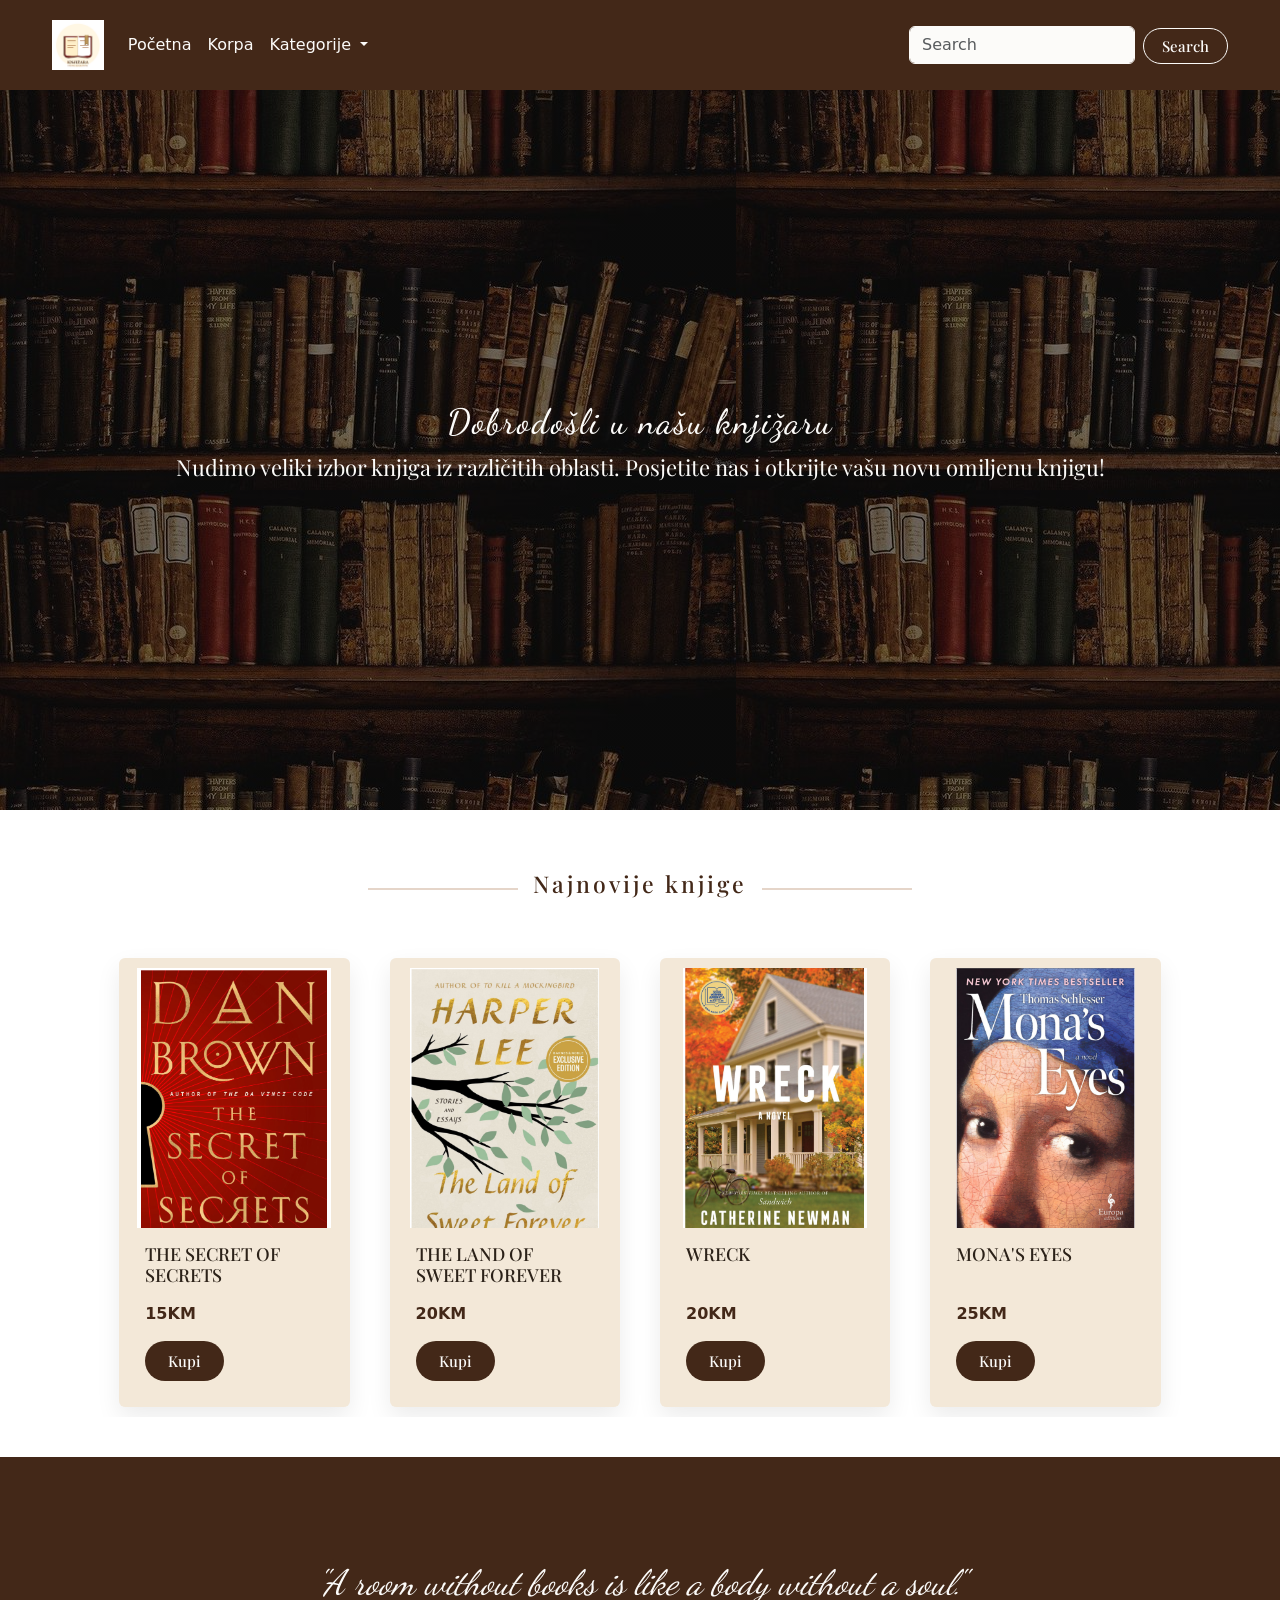
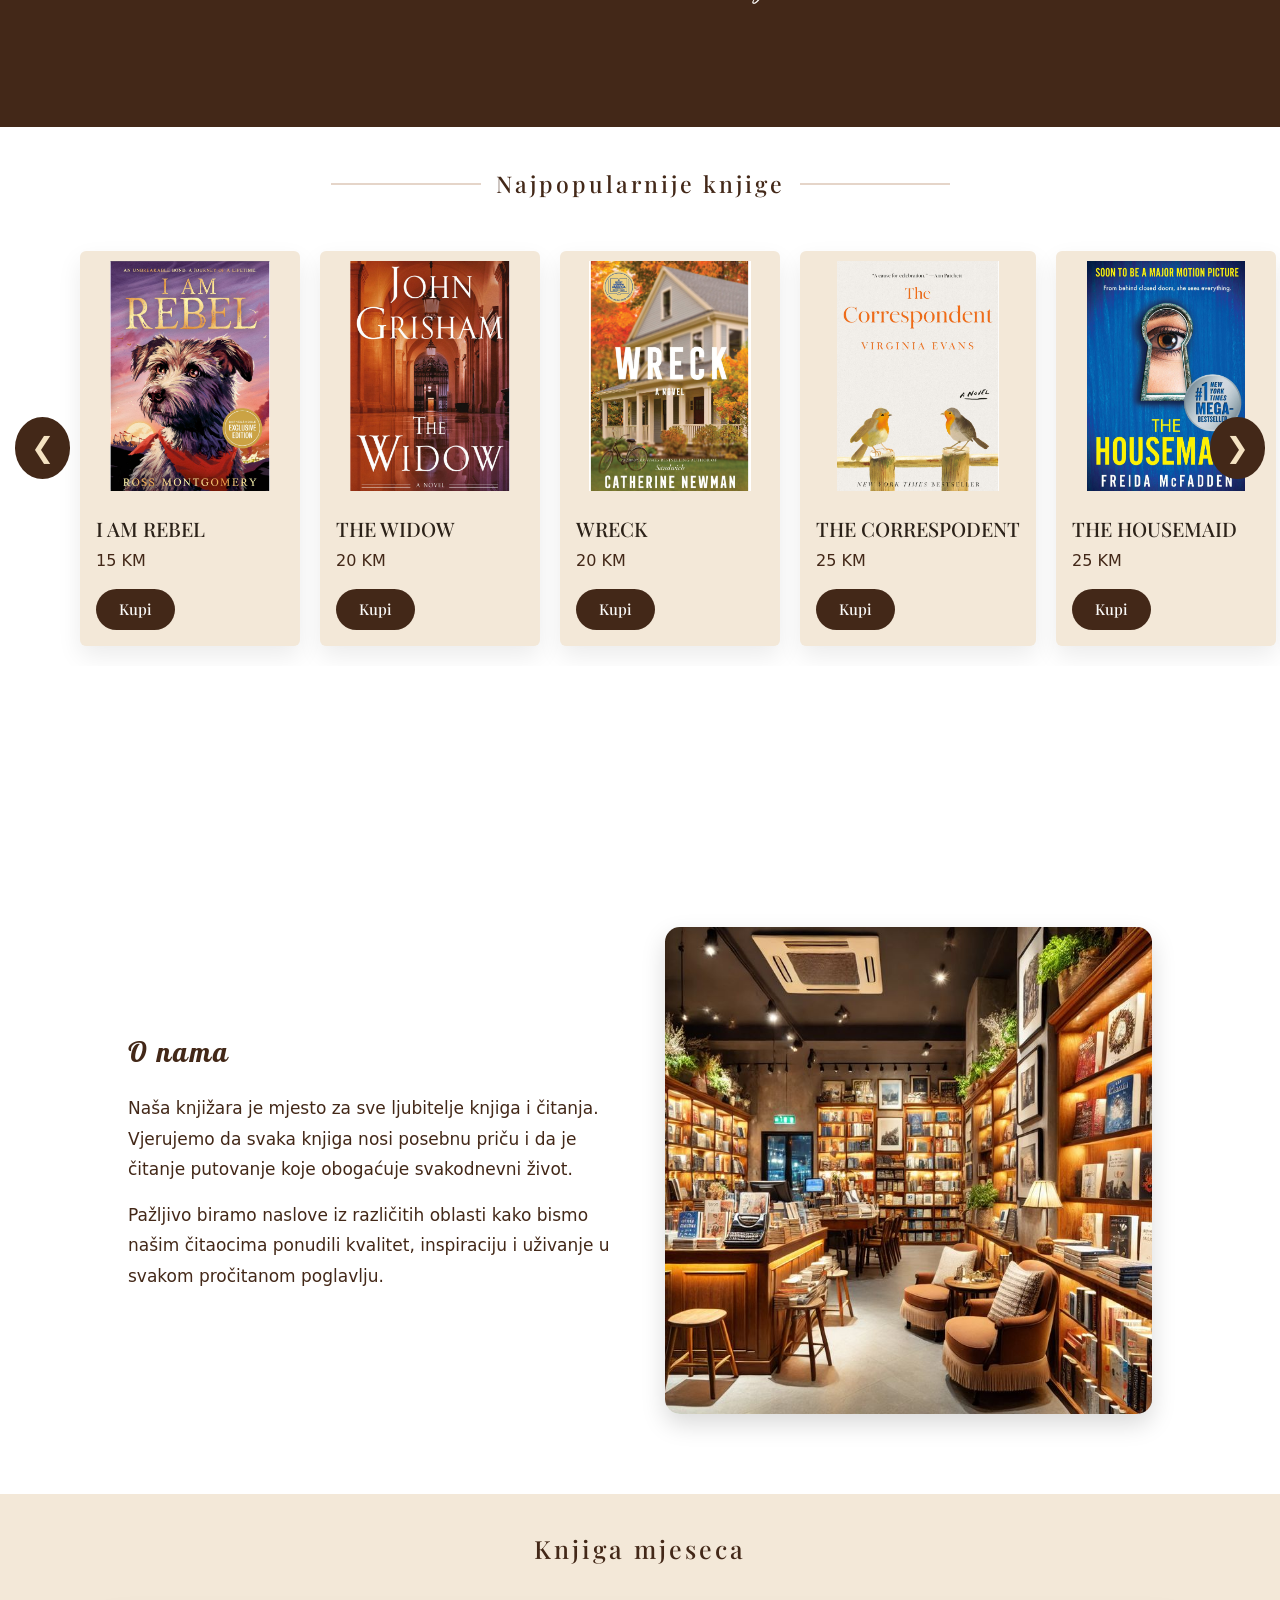
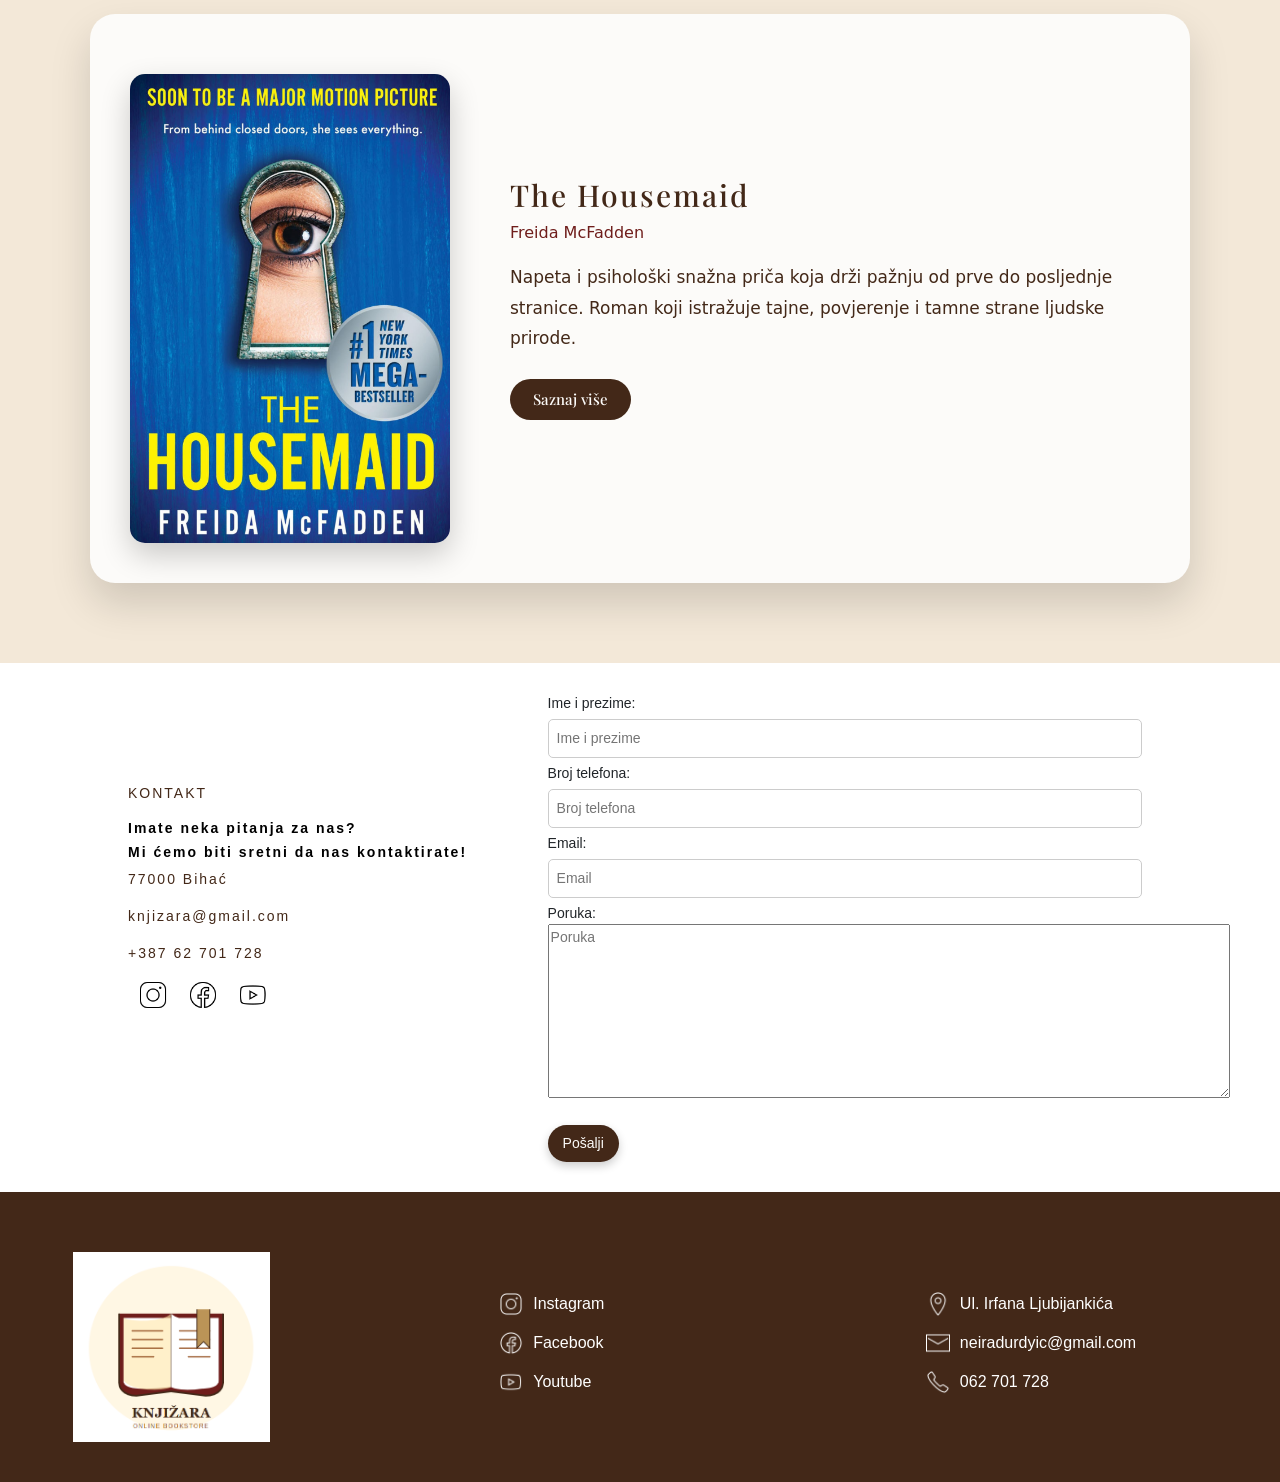
<file: web/index.html>
<!DOCTYPE html>
<html lang="en">
<head>
    <meta charset="UTF-8">
    <meta name="viewport" content="width=device-width, initial-scale=1.0">
    <!--ukljucujem bootstrap, style.css kao i linkove za fontove koji ce se koristiti-->
    <link rel="stylesheet" href="bootstrap/css/bootstrap.min.css">
    <link rel="stylesheet" href="style.css">
    <link href="https://fonts.googleapis.com/css2?family=Dancing+Script:wght@400;600&display=swap" rel="stylesheet">
    <link href="https://fonts.googleapis.com/css2?family=Lobster&display=swap" rel="stylesheet">
    <link href="https://fonts.googleapis.com/css2?family=Playfair+Display:wght@500;700&display=swap" rel="stylesheet">
    <link rel="stylesheet" href="https://cdn.jsdelivr.net/npm/swiper/swiper-bundle.min.css">
    <title>Document</title>
</head>

<body>
  <!--nav bar preuzet sa bootstrapa-->
   <nav class="navbar navbar-expand-lg custom-navbar">
     <div class="container-fluid">
      <!-- Logo -->
      <a class="navbar-brand" href="index.html">
        <img src="slike/logo.png" alt="Logo" style="height:50px;">
      </a>

      <!-- Toggle za mobilni -->
      <button class="navbar-toggler" type="button" data-bs-toggle="collapse" data-bs-target="#navbarContent" 
        aria-controls="navbarContent" aria-expanded="false" aria-label="Toggle navigation">
        <span class="navbar-toggler-icon"></span>
      </button>

    <!-- Linkovi koji će se prikazati na nav baru -->
    <div class="collapse navbar-collapse" id="navbarContent">
      <ul class="navbar-nav me-auto mb-2 mb-lg-0">
        <li class="nav-item">
          <a class="nav-link active" href="index.html">Početna</a>
        </li>
        <li class="nav-item">
          <a class="nav-link" href="korpa.html">Korpa</a>
        </li>
        <li class="nav-item dropdown">
          <a class="nav-link dropdown-toggle" href="#" role="button" data-bs-toggle="dropdown" aria-expanded="false">
            Kategorije
          </a>
          <ul class="dropdown-menu">
            <li><a class="dropdown-item" href="drama.html">Drama</a></li>
            
          </ul>
        </li>
      </ul>

      <!-- Pretraga -->
      <form class="d-flex" role="search">
        <input class="form-control me-2" type="search" placeholder="Search" aria-label="Search"/>
        <button class="btn btn-outline-success" type="submit">Search</button>
      </form>
    </div>
  </div>
</nav>

<!--prvi dio ispod navbara jeste slika sa naslovom i textom-->
<div class="banner1">   
    <h3>Dobrodošli u našu knjižaru</h3>
    <p>Nudimo veliki izbor knjiga iz različitih oblasti. Posjetite nas i otkrijte 
        vašu novu omiljenu knjigu!</p> 
</div>

<!--banner2 sadrži kartice najnovijih knjiga, podijeljen a 2 diva, jedan je naslov a 
drugi kartice-->
<div class="banner2">
  <div class="naslov">
    <hr>
    <h3>Najnovije knjige</h3><hr>
  </div>
<!--kartice preuzete sa bootstrapa, sadrže 4 najnovije knjige, sliku, naslov, cijenu i 
button koji vodi do detalja o knjizi -->
  <div class="cards">
  <div class="card">
  <img src="slike/knjiga1.png" class="card-img-top" alt="...">
  <div class="card-body">
    <h5 class="card-title">THE SECRET OF SECRETS</h5>
    <p class="card-text">15KM</p>
    <a href="knjiga.html?id=1" class="btn">Kupi</a>
  </div>
</div>
<div class="card">
  <img src="slike/knjiga2.png" class="card-img-top" alt="...">
  <div class="card-body">
    <h5 class="card-title">THE LAND OF SWEET FOREVER</h5>
    <p class="card-text">20KM</p>
    <a href="knjiga.html?id=2" class="btn">Kupi</a>
  </div>
</div>
<div class="card">
  <img src="slike/knjiga3.png" class="card-img-top" alt="...">
  <div class="card-body">
    <h5 class="card-title">WRECK</h5>
    <p class="card-text">20KM</p>
    <a href="knjiga.html?id=3" class="btn">Kupi</a>
  </div>
</div>
<div class="card">
  <img src="slike/knjiga4.png" class="card-img-top" alt="...">
  <div class="card-body">
    <h5 class="card-title">MONA'S EYES</h5>
    <p class="card-text">25KM</p>
    <a href="knjiga.html?id=4" class="btn">Kupi</a>
  </div>
</div>
</div>
</div>

<!--banner3 predstavlja citat koji sluzi kao motivacija i ukras-->
<div class="banner3"> 
  <p>"A room without books is like a body without a soul."</p>
</div>

<!--banner4, slaicno kao banner2, sadrzi div sa naslovom i div sa karticama
s tim da ovdje imamo vise kartica koje se mogu listati-->
<div class="banner4">
  <div class="naslov">
    <hr>
    <h3>Najpopularnije knjige</h3>
    <hr>
  </div>

  <div class="slider-wrapper">
    <button class="arrow left">&#10094;</button>  <!--lijeva strelica za listanje-->

    <div class="book-slider" id="bookSlider">
      <!--kartice su preuzete sa bootstrapa, sadrze sliku, naslov, cijenu i button-->
      <div class="card">
        <img src="slike/popularno1.png" class="card-img-top" alt="">
        <div class="card-body">
          <h5 class="card-title">I AM REBEL</h5>
          <p class="card-text">15 KM</p>
          <a href="knjiga.html?id=5" class="btn">Kupi</a> 
          <!--Dio ?id=8 u linku znači da se stranici knjiga.html šalje parametar 
          id sa vrijednošću 5, koji se može koristiti da se prikaže tačno ta knjiga. id-ovi su definisani u knjige.js
          na ovaj nacin imamo jednu univerzalnu knjige.html na kojoj se podaci prikazuju u zavisnosti od izabrane knjige od
          strane korisnika-->
        </div>
      </div>

      <div class="card">
        <img src="slike/popularno2.png" class="card-img-top" alt="">
        <div class="card-body">
          <h5 class="card-title">THE WIDOW</h5>
          <p class="card-text">20 KM</p>
          <a href="knjiga.html?id=6" class="btn">Kupi</a>
        </div>
      </div>

      <div class="card">
        <img src="slike/knjiga3.png" class="card-img-top" alt="">
        <div class="card-body">
          <h5 class="card-title">WRECK</h5>
          <p class="card-text">20 KM</p>
          <a href="knjiga.html?id=3" class="btn">Kupi</a>
        </div>
      </div>

      <div class="card">
        <img src="slike/POPULARNO3.png" class="card-img-top" alt="">
        <div class="card-body">
          <h5 class="card-title">THE CORRESPODENT</h5>
          <p class="card-text">25 KM</p>
          <a href="knjiga.html?id=7" class="btn">Kupi</a>
        </div>
      </div>

      
      <div class="card">
        <img src="slike/POPULARNO4.png" class="card-img-top" alt="">
        <div class="card-body">
          <h5 class="card-title">THE HOUSEMAID</h5>
          <p class="card-text">25 KM</p>
          <a href="knjiga.html?id=9" class="btn">Kupi</a>
        </div>
      </div>

      
      <div class="card">
        <img src="slike/popularno5.png" class="card-img-top" alt="">
        <div class="card-body">
          <h5 class="card-title">THE INTRUDER</h5>
          <p class="card-text">25 KM</p>
          <a href="knjiga.html?id=8" class="btn">Kupi</a>
        </div>
      </div>

      
      <div class="card">
        <img src="slike/knjiga4.png" class="card-img-top" alt="">
        <div class="card-body">
          <h5 class="card-title">MONA'S EYES</h5>
          <p class="card-text">25 KM</p>
          <a href="knjiga.html?id=4" class="btn">Kupi</a>
        </div>
      </div>
    </div>

    <button class="arrow right">&#10095;</button> <!--desna strelica-->
  </div>
</div>

<!--javascript za strelice na prethodnom banneru-->
<script>
  // dohvatimo element slidera po id-u bookSlider
  const slider = document.getElementById("bookSlider");
  
  // koliko piksela će se pomjeriti slider na klik strelice
  const scrollAmount = 260;

  // dodajemo funkcionalnost lijevoj strelici
  document.querySelector(".arrow.left").onclick = () => {
    // pomjeramo slider ulijevo za scrollAmount piksela
    slider.scrollLeft -= scrollAmount;
  };

  // dodajemo funkcionalnost desnoj strelici
  document.querySelector(".arrow.right").onclick = () => {
    // pomjeramo slider udesno za scrollAmount piksela
    slider.scrollLeft += scrollAmount;
  };
</script>


<!--banner o nama, koji sadrzi naslov i opis-->
 <div class="o-nama">
    <div class="o-nama-text">
      <h3>O nama</h3>
      <p>
        Naša knjižara je mjesto za sve ljubitelje knjiga i čitanja.
        Vjerujemo da svaka knjiga nosi posebnu priču i da je čitanje
        putovanje koje obogaćuje svakodnevni život.
      </p>
      <p>
        Pažljivo biramo naslove iz različitih oblasti kako bismo
        našim čitaocima ponudili kvalitet, inspiraciju i uživanje
        u svakom pročitanom poglavlju.
      </p>
    </div>
    <!--takodjer sadrzi i sliku knjizare--> 
    <div class="o-nama-image">
      <img src="slike/about.jpg">
    </div>
  </div>


  <!--knjiga mjeseca prikazuje naslov, sliku knjige, te opis -->
   <div class="knjiga-mjeseca">
    <div class="naslov">      
    <h3>Knjiga mjeseca</h3>
    </div>

   <div class="content">
    <div class="knjiga-mjeseca-image">
      <img src="slike/POPULARNO4.png">  <!--slika-->
    </div>
  
    <div class="knjiga-mjeseca-text"> <!--opis knjige-->
      <h3>The Housemaid</h3>
      <h5>Freida McFadden</h5>
      <p>
        Napeta i psihološki snažna priča koja drži pažnju od prve
        do posljednje stranice. Roman koji istražuje tajne,
        povjerenje i tamne strane ljudske prirode.
      </p>
      <a href="knjiga.html?id=9" class="btn">Saznaj više</a> <!--button za prikaz detalja o knjizi, takodjer sadrzi svoj id
      pomocu kojeg prikazujemo potreban sadrzaj na knjiga.html-->
    </div>
  </div>
   </div>
    
    <div class="banner5">
      <!--banner5 sadrzi konkatke i input polja -->
        <div class="kontakt">
          <p>KONTAKT</p>
          <h3>Imate neka pitanja za nas?</h3>
          <h3>Mi ćemo biti sretni da nas kontaktirate!</h3>
          <p>77000 Bihać</p>
          <p>knjizara@gmail.com</p>
          <p>+387 62 701 728</p>
          <!--linkovi koji vode na drustvene mreze a predstavljeni su sličicama-->
          <ul id="mreze">
              <li>
                <a href="" target="">
                  <img src="slike/instagram.png" alt="">
                </a></li>
              <li>
                <a href="" target="">
                   <img src="slike/facebook.png" alt="">
                </a>
               </li>
              <li>
                <a href="" target="">
                  <img src="slike/youtube.png" alt="">
                </a></li>
          </ul>      
        </div>
        <div class="inputi">
          <form id="kontaktForma">
            <!--svaki input kao i text area imaju svoj id kako bismo ih mogli obraditi u js-->
            <p>Ime i prezime:</p>  <!--svaki input prethodno ima naslov, kao i svoj placeholder-->
            <input type="text" id="ime" placeholder="Ime i prezime">

            <p>Broj telefona:</p>
            <input type="text" id="telefon" placeholder="Broj telefona">

            <p>Email:</p>
            <input type="email" id="email" placeholder="Email">

            <p>Poruka:</p>
            <textarea id="poruka" cols="80" rows="8" placeholder="Poruka"></textarea>

            <br><br>
            <button class="button" type="submit">Pošalji</button>
          </form>

          <p id="porukaStatus"></p> <!--prikazuje da li je poruka uspjesno poslana ili nije-->
      </div>
<script> //script za prethodne inpute
  document.getElementById("kontaktForma").addEventListener("submit", function(e) {
    e.preventDefault();
    //prvo uzimamo sve uneseno u input polja i textarea
    var ime = document.getElementById("ime").value;
    var telefon = document.getElementById("telefon").value;
    var email = document.getElementById("email").value;
    var poruka = document.getElementById("poruka").value;
    var status = document.getElementById("porukaStatus");
    //poruka ukoliko se ne popune sva polja
    if (ime === "" || telefon === "" || email === "" || poruka === "") {
        status.style.color = "red";
        status.innerHTML = "Molimo popunite sva polja.";
        return;
    }
    //email mora biti pravilno unesen
    if (!email.includes("@") || !email.includes(".")) {
        status.style.color = "red"; //poruka postaje crvene boje
        status.innerHTML = "Email mora sadržavati @ i .";
        return;
    }
    //ukoliko je sve dobro upisano, poruka se mijenja u zelenu boju i ispisuje 
    status.style.color = "green";
    status.innerHTML = "Poruka je uspješno poslana!";

    document.getElementById("kontaktForma").reset(); //resetovanje
});
</script>

<!--footer-->
    </div>
        <div class="footer">
          <div class="logoo"> <!--logo stranice-->
            <img src="slike/logo.png" alt="logo">
          </div>
          <div class="pronadjite_nas"> <!--linkovi za drustvene mreze-->
           <ul id="mreze">
              <li>
                <a href="" target="">
                  <img src="slike/instagramB.png" alt="">Instagram
                </a></li> 
              <li>
                <a href="" target="">
                   <img src="slike/facebookB.png" alt="">Facebook
                </a>
               </li>
              <li>
                <a href="" target="">
                  <img src="slike/youtubeB.png" alt="">Youtube
                </a></li>
          </ul>      
          </div>

          <div class="info">  <!--informacije o knjizari, lokacija, mail, telefon-->
            <ul>
              <li>
                  <img src="slike/location.png" alt="">Ul. Irfana Ljubijankića
                
              </li>
              <li>   
                   <img src="slike/mail.png" alt="">neiradurdyic@gmail.com
                  
              </li>
              <li>
                  <img src="slike/phone.png" alt="">062 701 728
                  
              </li>
          </ul>      
          </div>

<script src="bootstrap/js/bootstrap.bundle.min.js"></script>
</body>
</html>
</file>
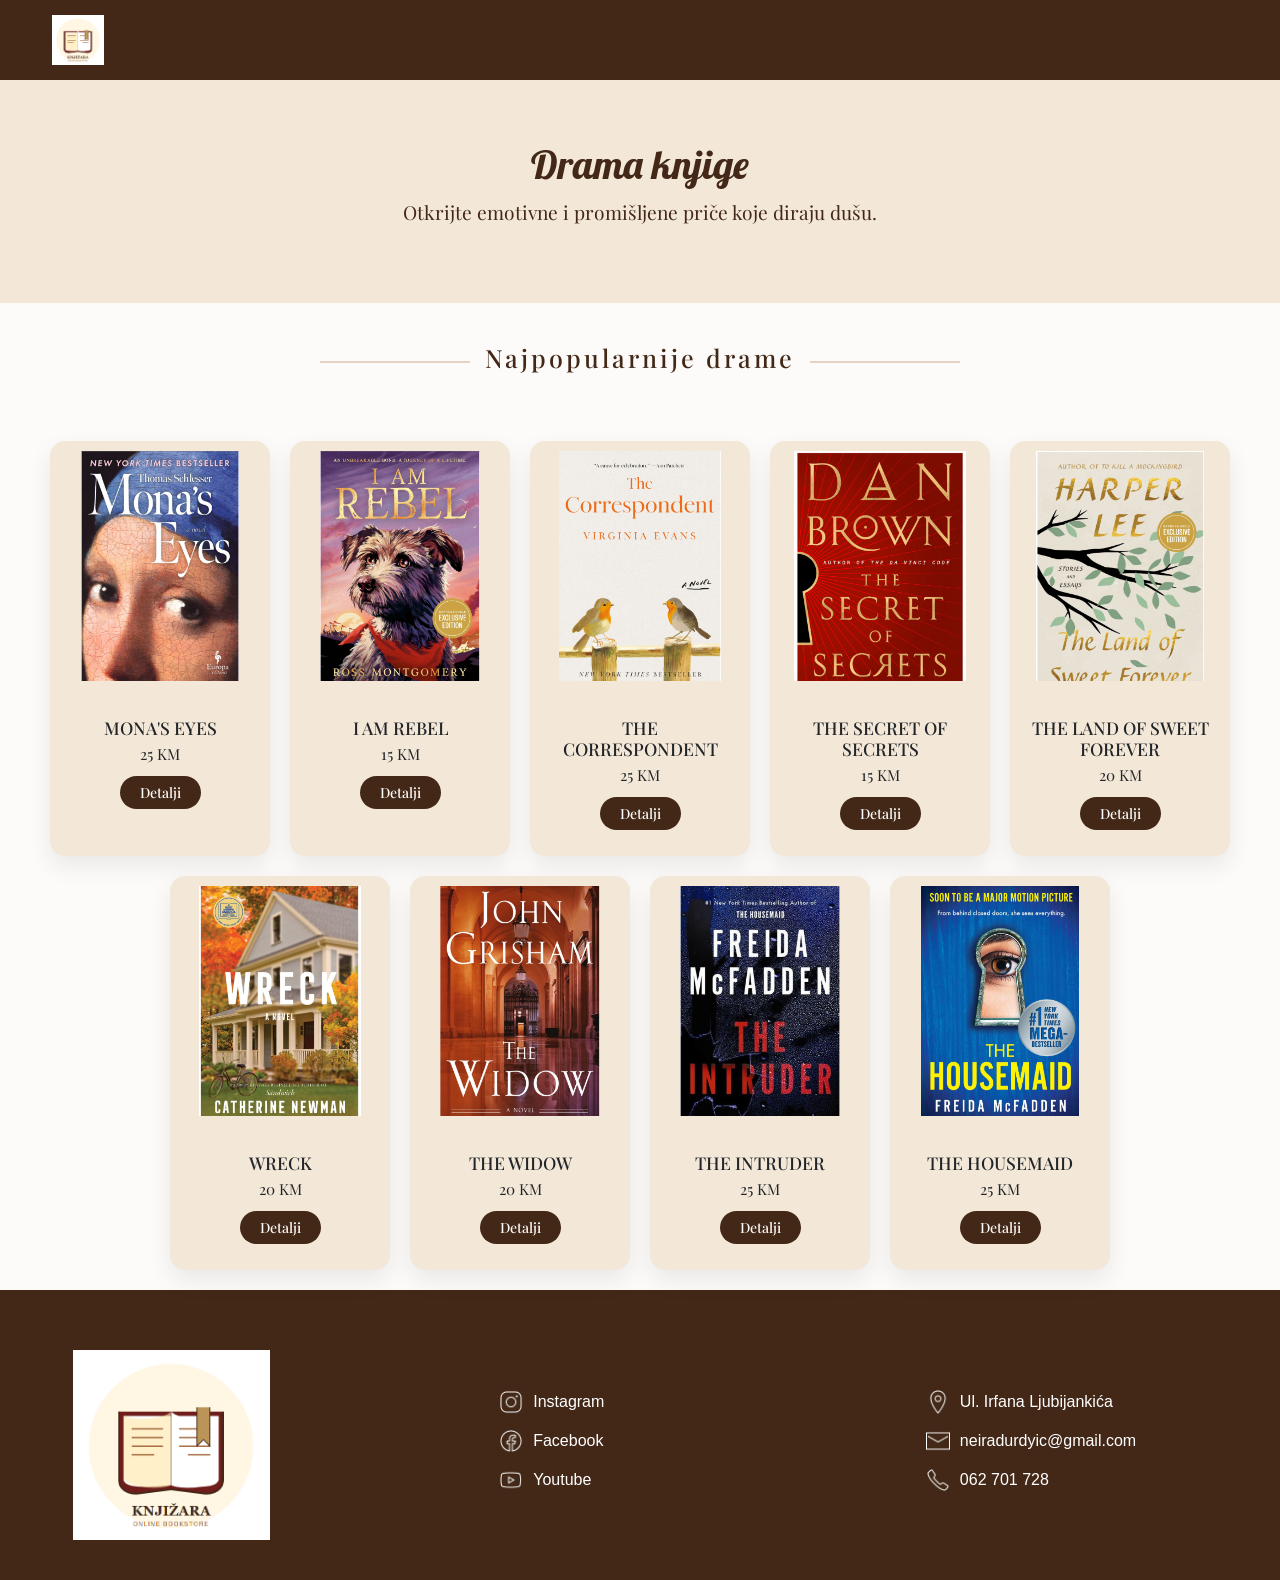
<file: web/drama.html>
<!DOCTYPE html>
<html lang="bs">
<head>
  <meta charset="UTF-8">
  <meta name="viewport" content="width=device-width, initial-scale=1.0">
  <title>Drama knjige</title>
  <link rel="stylesheet" href="bootstrap/css/bootstrap.min.css">
  <link rel="stylesheet" href="drama.css">
  <link href="https://fonts.googleapis.com/css2?family=Playfair+Display:wght@500;700&display=swap" rel="stylesheet">
    <link href="https://fonts.googleapis.com/css2?family=Lobster&display=swap" rel="stylesheet">


</head>
<body>

<!-- NAVBAR, dijelom isti kao sa index.html -->
<nav class="custom-navbar">
  <div class="container-fluid">
    <a class="navbar-brand" href="index.html">
      <img src="slike/logo.png" style="height:50px;">
    </a>
  </div>
</nav>

<!-- BANER, sadrzi naslov i opis -->
<div class="banner1">
  <h3>Drama knjige</h3>
  <p>Otkrijte emotivne i promišljene priče koje diraju dušu.</p>
</div>

<!-- NASLOV SEKCIJE -->
<div class="banner2"> <!--ovdje se nalaze sve kartice-->
  <div class="naslov">
    <hr>
    <h3>Najpopularnije drame</h3>
    <hr>
  </div>

  <!-- KARTICE, slicno kao u index.html -->
  <div class="cards">
    <!-- 1 -->
    <div class="card">
      <img src="slike/knjiga4.png" class="card-img-top" alt="Mona's Eyes">
      <div class="card-body">
        <h5 class="card-title">MONA'S EYES</h5>
        <p class="card-text">25 KM</p>
        <a href="knjiga.html?id=4" class="btn">Detalji</a>
      </div>
    </div>

    <!-- 2 -->
    <div class="card">
      <img src="slike/popularno1.png" class="card-img-top" alt="I Am Rebel">
      <div class="card-body">
        <h5 class="card-title">I AM REBEL</h5>
        <p class="card-text">15 KM</p>
        <a href="knjiga.html?id=5" class="btn">Detalji</a>
      </div>
    </div>

    <!-- 3 -->
    <div class="card">
      <img src="slike/POPULARNO3.png" class="card-img-top" alt="The Correspondent">
      <div class="card-body">
        <h5 class="card-title">THE CORRESPONDENT</h5>
        <p class="card-text">25 KM</p>
        <a href="knjiga.html?id=7" class="btn">Detalji</a>
      </div>
    </div>
    
    <!-- 4 -->
    <div class="card">
      <img src="slike/knjiga1.png" class="card-img-top" alt="The Secret of Secrets">
      <div class="card-body">
        <h5 class="card-title">THE SECRET OF SECRETS</h5>
        <p class="card-text">15 KM</p>
        <a href="knjiga.html?id=1" class="btn">Detalji</a>
      </div>
    </div>

    <!-- 5 -->
    <div class="card">
      <img src="slike/knjiga2.png" class="card-img-top" alt="The Land of Sweet Forever">
      <div class="card-body">
        <h5 class="card-title">THE LAND OF SWEET FOREVER</h5>
        <p class="card-text">20 KM</p>
        <a href="knjiga.html?id=2" class="btn">Detalji</a>
      </div>
    </div>

    <!-- 6 -->
    <div class="card">
      <img src="slike/knjiga3.png" class="card-img-top" alt="Wreck">
      <div class="card-body">
        <h5 class="card-title">WRECK</h5>
        <p class="card-text">20 KM</p>
        <a href="knjiga.html?id=3" class="btn">Detalji</a>
      </div>
    </div>

    <!-- 7 -->
    <div class="card">
      <img src="slike/popularno2.png" class="card-img-top" alt="The Widow">
      <div class="card-body">
        <h5 class="card-title">THE WIDOW</h5>
        <p class="card-text">20 KM</p>
        <a href="knjiga.html?id=6" class="btn">Detalji</a>
      </div>
    </div>

    <!-- 8 -->
    <div class="card">
      <img src="slike/popularno5.png" class="card-img-top" alt="The Intruder">
      <div class="card-body">
        <h5 class="card-title">THE INTRUDER</h5>
        <p class="card-text">25 KM</p>
        <a href="knjiga.html?id=8" class="btn">Detalji</a>
      </div>
    </div>

    <!-- 9 -->
    <div class="card">
      <img src="slike/POPULARNO4.png" class="card-img-top" alt="The Housemaid">
      <div class="card-body">
        <h5 class="card-title">THE HOUSEMAID</h5>
        <p class="card-text">25 KM</p>
        <a href="knjiga.html?id=9" class="btn">Detalji</a>
      </div>
    </div>
    
  </div>
</div>


<!--footer-->
    </div>
        <div class="footer">
          <div class="logoo"> <!--logo stranice-->
            <img src="slike/logo.png" alt="logo">
          </div>
          <div class="pronadjite_nas"> <!--linkovi za drustvene mreze-->
           <ul id="mreze">
              <li>
                <a href="" target="">
                  <img src="slike/instagramB.png" alt="">Instagram
                </a></li> 
              <li>
                <a href="" target="">
                   <img src="slike/facebookB.png" alt="">Facebook
                </a>
               </li>
              <li>
                <a href="" target="">
                  <img src="slike/youtubeB.png" alt="">Youtube
                </a></li>
          </ul>      
          </div>

          <div class="info">  <!--informacije o knjizari, lokacija, mail, telefon-->
            <ul>
              <li>
                  <img src="slike/location.png" alt="">Ul. Irfana Ljubijankića
                
              </li>
              <li>   
                   <img src="slike/mail.png" alt="">neiradurdyic@gmail.com
                  
              </li>
              <li>
                  <img src="slike/phone.png" alt="">062 701 728
                  
              </li>
          </ul>      
          </div>

</body>
</html>
</file>
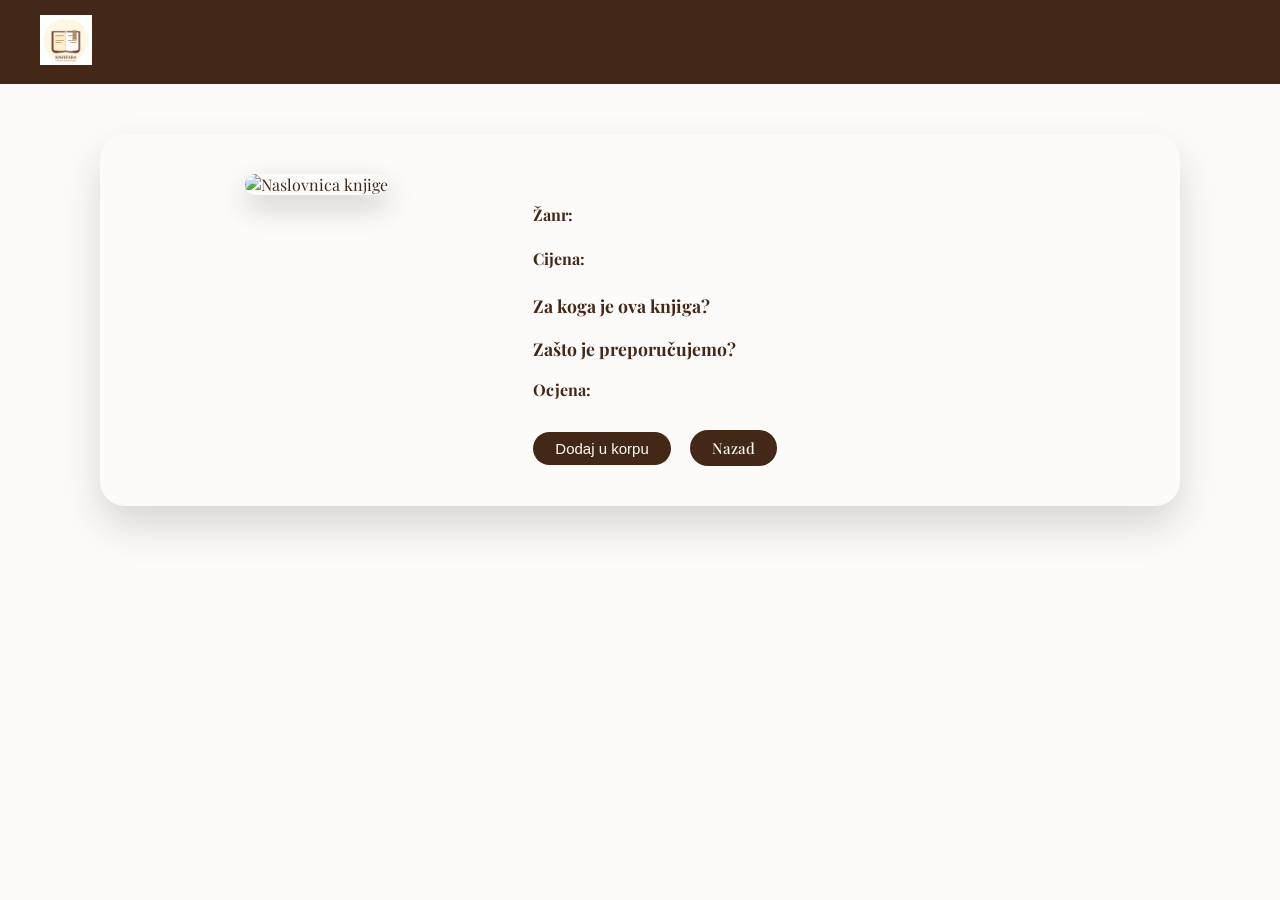
<file: web/knjiga.html>
<!DOCTYPE html>
<html lang="en">
<head>
  <meta charset="UTF-8">
  <!-- naslov stranice koji se prikazuje u tabu browser-a -->
  <title>Detalji knjige</title>
  <!-- link ka css fajlu knjiga.css koji stilizuje ovu stranicu -->
  <link rel="stylesheet" href="knjiga.css">
  <!-- google font playfair display za naslove -->
  <link href="https://fonts.googleapis.com/css2?family=Playfair+Display:wght@500;700&display=swap" rel="stylesheet">
</head>

<body>

<!-- NAVBAR -->
<nav class="custom-navbar">
  <!-- container za punu sirinu stranice -->
  <div class="container-fluid">
    <!-- logo stranice koji vodi na pocetnu stranicu -->
    <a class="navbar-brand" href="index.html">
      <!-- slika loga, visina 50px -->
      <img src="slike/logo.png" style="height:50px;">
    </a>
  </div>
</nav>

<!-- DETALJI KNJIGE -->
<div class="knjiga-detalji">

  <!-- SLIKA KNJIGE -->
  <div class="book-image">
    <!-- slika knjige, id se koristi u javascript-u da se ubaci odgovarajuca naslovnica -->
    <img id="bookImage" alt="Naslovnica knjige">
  </div>

  <!-- INFORMACIJE O KNJIZI -->
  <div class="book-info">
    <!-- naslov knjige, popunjava javascript -->
    <h2 id="bookTitle"></h2>
    <!-- autor knjige, popunjava javascript -->
    <h4 id="bookAuthor"></h4>

    <!-- zanr knjige, javascript ubacuje vrijednost -->
    <p><strong>Žanr:</strong> <span id="bookGenre"></span></p>
    <!-- cijena knjige -->
    <p><strong>Cijena:</strong> <span id="bookPrice"></span></p>

    <!-- opis knjige -->
    <p id="bookDescription"></p>

    <!-- za koga je knjiga namijenjena -->
    <h5>Za koga je ova knjiga?</h5>
    <p id="bookAudience"></p>

    <!-- razlog preporuke knjige -->
    <h5>Zašto je preporučujemo?</h5>
    <p id="bookWhy"></p>

    <!-- ocjena knjige -->
    <p><strong>Ocjena:</strong> <span id="bookRating"></span></p>

    <!-- DUGMAD -->
    <div class="buttons">
      <!-- dugme za dodavanje knjige u korpu -->
      <!-- onclick poziva funkciju addToCart() iz javascript-a -->
      <button class="btn" onclick="addToCart()">Dodaj u korpu</button>

      <!-- dugme za povratak na pocetnu stranicu -->
      <a href="index.html" class="btn">Nazad</a>
    </div>
  </div>
</div>

<!-- javascript fajl koji popunjava sve podatke o knjizi -->
<script src="knjige.js"></script>

</body>
</html>
</file>
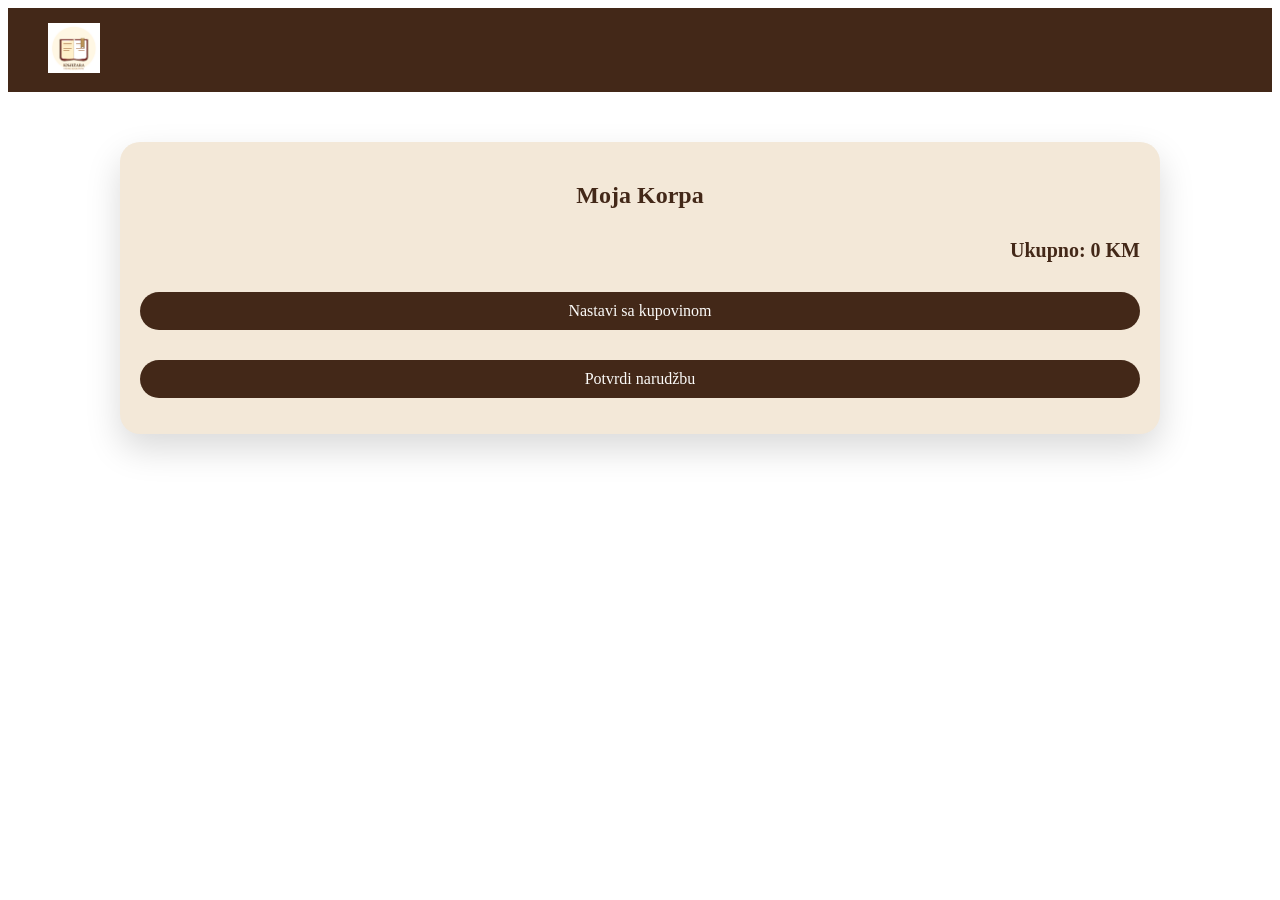
<file: web/korpa.html>
<!DOCTYPE html>
<html lang="bs">
<head>
  <meta charset="UTF-8">
  <title>Moja Korpa</title>
  <link rel="stylesheet" href="style.css">
  <style>
    /* ==== Korpa CSS ==== */
    /*koriste se uglavnom iste naredbe kao u prethodnim primjerima css-a*/
    .korpa-container {
      max-width: 1000px;
      margin: 50px auto;
      padding: 20px;
      background-color: #F3E8D8;
      border-radius: 20px;
      box-shadow: 0 15px 35px rgba(0,0,0,0.15);
    }

    h2 {
      font-family: 'Playfair Display', serif;
      color: #432818;
      text-align: center;
      margin-bottom: 30px;
    }

    .korpa-item {
      display: flex;
      align-items: center;
      justify-content: space-between;
      margin-bottom: 20px;
      padding: 15px;
      background-color: #FCFBF9;
      border-radius: 15px;
      box-shadow: 0 8px 20px rgba(0,0,0,0.1);
    }

    .korpa-item img {
      height: 120px;
      object-fit: contain;
      border-radius: 10px;
    }

    .item-info {
      flex: 2;
      margin-left: 20px;
    }

    .item-info h4 {
      margin: 0 0 10px 0;
      color: #2B2118;
    }

    .item-info p {
      margin: 5px 0;
      color: #432818;
    }

    .item-actions {
      display: flex;
      flex-direction: column;
      align-items: center;
    }

    .item-actions button {
      background-color: #432818;
      color: #FCFBF9;
      border: none;
      padding: 8px 18px;
      border-radius: 25px;
      font-family: 'Playfair Display', serif;
      cursor: pointer;
      transition: all 0.3s ease;
      margin-bottom: 10px;
    }

    .item-actions button:hover {
      background-color: #99582A;
      transform: translateY(-2px);
    }

    .ukupno {
      text-align: right;
      margin-top: 30px;
      font-size: 20px;
      font-weight: bold;
      color: #432818;
    }

    .btn-nastavi, .btn-potvrda {
      display: block;
      margin: 30px auto 0 auto;
      background-color: #432818;
      color: #FCFBF9;
      border: none;
      padding: 10px 25px;
      border-radius: 25px;
      font-family: 'Playfair Display', serif;
      cursor: pointer;
      transition: all 0.3s ease;
      text-decoration: none;
      text-align: center;
    }

    .btn-potvrda:hover{
      background-color: #99582A;
      transform: translateY(-2px);
    }
    .btn-nastavi:hover {
      background-color: #99582A;
      transform: translateY(-2px);
    }
  </style>
</head>
<body>

  <nav class="custom-navbar">
    <a href="index.html"><img src="slike/logo.png" style="height:50px;"></a> <!--navbar kao i prethodno-->
  </nav>

  <div class="korpa-container">
    <h2>Moja Korpa</h2>
    <div id="korpa-lista">
      <!-- Ovde će JS ubaciti stavke -->
    </div>
    <div class="ukupno" id="ukupno-cijena">Ukupno: 0 KM</div>  <!--prikaz cijene ukupne, saberu se sve 
    cijene izabranih proizvoda-->
    <a href="index.html" class="btn-nastavi">Nastavi sa kupovinom</a>  <!--button za nastavak i button za krsj kupovine-->
    <a href="#" id="potvrdiBtn" class="btn-potvrda">Potvrdi narudžbu</a>
    <p id="porukaNarudzba"></p> <!--ovdje ce se ispisati poruka za uspjesnu narudzbu-->

  </div>

<!--script za button Potvrdi narudzbu-->
  <script>
  // dohvatimo dugme "potvrdi" iz html-a prema njegovom id-u
  const potvrdiBtn = document.getElementById("potvrdiBtn");

  // dohvatimo paragraf gdje ćemo prikazati poruku nakon narudžbe
  const porukaNarudzba = document.getElementById("porukaNarudzba");

  // dodajemo event listener na dugme, koji reaguje na klik
  potvrdiBtn.addEventListener("click", function (e) {
      e.preventDefault(); // sprječava da dugme automatski refresha stranicu ili šalje formu

      // prikazujemo poruku korisniku da je narudžba uspješna
      porukaNarudzba.innerHTML = "Hvala na narudžbi!";

      // postavljamo stil poruke: veličina fonta
      porukaNarudzba.style.fontSize = "20px";

      // postavljamo stil poruke: boja teksta
      porukaNarudzba.style.color = "green";

      // sakrivamo dugme nakon što je kliknuto
      potvrdiBtn.style.display = "none";

      // po želji, brišemo sve iz localStorage pod ključem "korpa"
      localStorage.removeItem("korpa");
});
</script>

<!--script za prikaz korpe i ukupne cijene -->
  <script>
    // učitaj korpu iz localstorage, ako ne postoji koristi praznu listu
      let cart = JSON.parse(localStorage.getItem("korpa")) || [];

      // dohvatimo element u html-u gdje ćemo prikazivati stavke korpe
      const lista = document.getElementById("korpa-lista");

      // dohvatimo element gdje ćemo prikazivati ukupnu cijenu
      const ukupnoCijena = document.getElementById("ukupno-cijena");

      // funkcija koja prikazuje sve stavke iz korpe
      function prikaziKorpu() {
        // očistimo prethodni sadržaj liste da ne dupliramo stavke
        lista.innerHTML = "";
        
        // varijabla za ukupnu cijenu
        let ukupno = 0;

        // prolazimo kroz svaki item u korpi
        cart.forEach((item, index) => {
          // iz price stringa (npr. "15 KM") izvlačimo samo broj
          let cijenaNum = parseInt(item.price.replace(" KM", ""));
          
          // dodajemo cijenu te stavke ukupnom iznosu
          ukupno += cijenaNum;

          // kreiramo novi div koji predstavlja stavku u korpi
          const div = document.createElement("div");
          div.className = "korpa-item"; // dodajemo klasu za stilizaciju
          div.innerHTML = `
            <img src="${item.image}" alt="${item.title}"> <!-- slika knjige -->
            <div class="item-info">
              <h4>${item.title}</h4> <!-- naziv knjige -->
              <p>Cijena: ${item.price}</p> <!-- cijena knjige -->
            </div>
            <div class="item-actions">
              <button onclick="ukloniStavku(${index})">Ukloni</button> <!-- dugme za uklanjanje -->
            </div>
          `;
          // dodajemo div u listu na stranici
          lista.appendChild(div);
        });

        // prikazujemo ukupnu cijenu svih stavki
        ukupnoCijena.textContent = "Ukupno: " + ukupno + " KM";
      }

      // funkcija koja uklanja stavku iz korpe po indexu
      function ukloniStavku(index) {
        cart.splice(index, 1); // uklanja stavku iz niza cart
        localStorage.setItem("korpa", JSON.stringify(cart)); // ažuriramo localStorage
        prikaziKorpu(); // ponovno prikazujemo korpu sa ažuriranim podacima
      }

      // poziv funkcije da se korpa odmah prikaže kada se stranica učita
      prikaziKorpu();

  </script>

</body>
</html>
</file>
<file: web/style.css>
/* body */
/* postavlja osnovnu pozadinsku boju stranice na bijelu */
body {
    background-color: white;
}

/* banneri i sekcije */
/* sve ove sekcije imaju pozadinu bijele boje, da izgledaju čisto i svijetlo */
.banner2,
.banner4,
.o-nama,
.banner5 {
    background-color: white;
}

/* custom navbar */
/* stilizuje nav */
.custom-navbar {
    background-color: #432818  !important; /*  braon pozadina */
    /*!important koristimo jer je ovaj dio koda iz bootstrapa pa zelimo da sami stilizujemo*/
    padding: 15px 40px; /* unutrašnji razmak gore-dolje 15px, lijevo-desno 40px */
}

/* dugme u navbaru (pretraga) */
.custom-navbar .btn-outline-success {
    border-radius: 30px; /* zaobljeni rubovi dugmeta */
    padding: 6px 18px; /* unutrasnji razmak unutar dugmeta */
}

/* linkovi u navbaru */
.custom-navbar .nav-link {
    color: #FCFBF9  !important; /* svijetla boja teksta */
    font-weight: 500; /* srednje-debljine slova */
}

/* hover efekat za linkove */
.custom-navbar .nav-link:hover {
    color: #F3E8D8   !important; /* svjetlija nijansa kad se prelazi mišem */
}

/* dropdown meni u navbaru */
.custom-navbar .dropdown-menu {
    background-color: #432818 !important; /* ista tamno braon pozadina */
}

/* pojedina stavka dropdown menija */
.custom-navbar .dropdown-item {
    color: #FCFBF9 !important; /* svijetla boja teksta */
}

/* hover efekat za dropdown stavke */
.custom-navbar .dropdown-item:hover {
    background-color: #99582A  !important; /* tamno narandžasta pozadina kad je mišem izabrano */
}

/* pretraga input u navbaru */
.custom-navbar .form-control {
    background-color: #FCFBF9 !important; /* svijetla pozadina za input */
    border: 1px solid #FCFBF9 !important; /* ista boja okvira kao pozadina */
    color: #432818 !important; /* tamno braon tekst */
}

/* dugme za pretragu */
.custom-navbar .btn-outline-success {
    border-color: #FCFBF9 !important; /* bijeli rub dugmeta */
    color: #FCFBF9 !important; /* bijeli tekst dugmeta */
}

/* hover efekat dugmeta za pretragu */
.custom-navbar .btn-outline-success:hover {
    background-color: #99582A !important; /* tamno narandžasta pozadina kad je hover */
    color: #FCFBF9 !important; /* bijeli tekst i dalje */
}

/* -----BANER 1-----*/
.banner1 {
    width: 100%;  /*visina i sirina diva*/
    height: 80vh;
    overflow: hidden;  /* sakriva sve sto izlazi iz granica diva */
    text-align: center;  /*centriranje texta*/
    background-image: linear-gradient(  /* postavlja poluprovidni crni sloj*/
            rgba(0, 0, 0, 0.55),
            rgba(0, 0, 0, 0.55)
        ),url(slike/biblioteka2.jpg);  /*slika kao pozadina*/
    justify-content: center; /*centriranje*/
    background-attachment: fixed; /*fiksira pozadinsku sliku dok se skrola*/
    align-items: center; /* centriranje sadržaja vertikalno u flex kontejneru */
    display: flex; /* koristi flexbox za raspored elemenata */
    flex-direction: column; /* elementi u flex kontejneru se poređaju vertikalno */
}


/* stil za h3 u baneru */
.banner1 h3{
    font-family: 'Dancing Script', cursive; /* koristi pisani, elegantni font */
    font-size: 35px; /* velicina fonta */
    color: #FCFBF9; /* svijetla boja teksta */
    letter-spacing: 2px; /* razmak izmedju slova radi boljeg izgleda */
}

/* stil za paragraf u baneru */
.banner1 p{
    font-family: 'Playfair Display', serif; /* serifni font, elegantan za tekst */
    font-size: 22px; /* velicina fonta */
    color: #FCFBF9; /* svijetla boja teksta */
}

/*---------CARDS--------*/
.banner2{
    width: 100%; /*duzina, sirina, centriranje*/
    justify-content: center;
    margin: 0px auto;
    height: auto;
    overflow: hidden;
}

/*naslov za banner*/
.banner2 .naslov{
   display: flex; /*flex jer ce sdrzavati liniju (hr) s lijede i desne strane naslova*/
    margin: 60px 0 40px;
    text-align: center;
    align-items: center;
    justify-content: center;

}
.banner2 .naslov h3{
    font-size: 23px;
    letter-spacing: 3px; /*razmak izmedju slova*/
    margin-bottom: 10px; /*donja margina*/
    color: #432818;
    font-family: 'Playfair Display', serif; /*font*/
}

.banner2 .naslov hr {
    flex: 1; /*zauzima preostali dio*/
    height: 2px; /*linija s obje strane texta*/
    border: none;  /*nema okvira*/
    background-color: #99582A;
    max-width: 150px; /* dužina linija */
    margin: 0 15px; 
}

/*kartice*/
.banner2 .cards{
    display: flex;
    gap: 20px; /*razmak izmedju kartica*/
    justify-content: center;
}

/*pojedinacna kartica*/
.banner2 .cards .card{
    width: 18%;
    margin: 10px;
  /*velicina, margine, padding*/
    padding: 10px;
     display: flex;
    flex-direction: column;
    background-color: #F3E8D8;
    border: none;
    box-shadow: 0 10px 25px rgba(0,0,0,0.08); /*shadow na svaku karticu*/
    transition: transform 0.3s ease, box-shadow 0.3s ease; 
}

.banner2 .cards .card:hover {
    transform: translateY(-8px); /*pri prelasku misem, kartice se pomjere kao i shadow*/
    box-shadow: 0 18px 35px rgba(0,0,0,0.15);
}

.banner2 .card-body {
    display: flex; /*unutar kartice, raspored*/
    flex-direction: column;
    flex-grow: 1; /*određuje koliko dodatnog 
    prostora element može zauzeti u odnosu na druge flex elemente u istom redu ili koloni*/
}
/*slika unutar kartice*/
.banner2 .cards .card img {
    height: 260px;          /* ista visina za sve */
    object-fit: contain;    /* cijela knjiga vidljiva */
}
/*naslov unutar kartice*/
.banner2 .card-title {
    font-family: 'Playfair Display', serif;
    font-size: 18px;
    min-height: 48px;   /* 2 reda */
    margin-bottom: 10px;
    color: #2B2118;
}
/*text unutar kartice*/
.banner2 .card-text {
    font-size: 16px;
    font-weight: 600;
    margin-bottom: 15px;
    color: #432818; /*boja*/
}

/*button u kartici*/
.btn{
    font-family: 'Playfair Display', serif;
    margin-top: auto;              /* zakuca button dole */
    align-self: flex-start;        /* lijevo poravnanje */
    background-color: #432818;
    color: #FCFBF9;
    border-radius: 25px;
    padding: 8px 22px;
    font-size: 15px;
    font-weight: 500;
    transition: all 0.3s ease;  /*tranzicija*/
    
}

.btn:hover {
    background-color: #99582A;
    color: #FCFBF9;
    transform: translateY(-2px);  /*prelaskom misa, button se pomjeri i mijenja boju*/
}

/*banner3 koji sadrži citat*/
.banner3 {
    width: 100%;
    height: 30vh;
    margin-top: 40px;
    display: flex;
    justify-content: center;
    align-items: center;
    margin-bottom: 40px;
    background-color: #432818; 
}

.banner3 p {
    font-family: 'Dancing Script', cursive; /*cursive font*/
    font-size: 2.2rem;
    max-width: 70%;
    text-align: center;
    line-height: 1.4;
    color: #FCFBF9;
    font-style: italic;
}

/* ===== BANNER 4 ===== */

.banner4 {
    width: 100%; /* zauzima cijelu širinu ekrana */
    height: 80vh; /* visina banera je 80% visine viewport-a */
}

.banner4 .naslov {
  display: flex; /* koristi flexbox za raspored naslova i linija */
  align-items: center; /* vertikalno centriranje elemenata u redu */
  justify-content: center; /* horizontalno centriranje elemenata */
  margin-bottom: 30px; /* razmak ispod naslova */
  margin-top: 20px; /* razmak iznad naslova */
}

.banner4 .naslov h3 {
  font-size: 23px; /* velicina naslova */
  letter-spacing: 3px; /* razmak izmedju slova */
  color: #432818; /* boja naslova */
  margin: 0 15px; /* razmak lijevo i desno od naslova */
  font-family: 'Playfair Display', serif; /*   font */
}

.banner4 .naslov hr {
  flex: 1; /* hr linija raste da popuni prostor uz h3 */
  max-width: 150px; /* maksimalna širina linije */
  height: 2px; /* debljina linije */
  border: none; /* uklanja default border */
  background-color: #99582A; /* boja linije */
}

/* Slider wrapper */
.slider-wrapper {
   position: relative; /* omogucava apsolutno pozicioniranje strelica unutar wrapper-a */
  width: 100%; /* zauzima punu širinu roditelja */
}

/* Slider */
.book-slider {
  display: flex; /* koristi flexbox za horizontalni raspored kartica */
  gap: 20px; /* razmak izmedju kartica */
  overflow-x: auto; /* omogucava horizontalno skrolanje */
  scroll-behavior: smooth; /* skrolanje glatko */
  padding: 20px 80px; /* unutrašnji razmak, gore-dole i sa strane */
}

/* Bootstrap card u slideru */
.book-slider .card {
 min-width: 220px; /* minimalna širina kartice */
  flex: 0 0 auto; /* kartica ne raste ni ne skuplja, zadrzava svoju sirinu */
  background-color: #F3E8D8; /* boja kartice */
  border: none; /* uklanja default border */
  box-shadow: 0 10px 25px rgba(0,0,0,0.08); /* lagani shadow za dubinu */
  transition: transform 0.3s ease, box-shadow 0.3s ease; /* glatka animacija na hover eventualno */
}

.book-slider .card .card-title{
    color: #2B2118;
}

.book-slider .card .card-text{
    color: #432818;
}

/* Slika knjige */
.book-slider .card-img-top {
  height: 250px;
  object-fit: contain;
  padding: 10px;
}

/* Strelice */
.arrow {
   position: absolute; /* pozicionirane unutar slider-wrapper-a */
  top: 50%; /* vertikalno centriranje */
  transform: translateY(-50%); /* precizno centriranje */
  background: #432818; /* boja strelice */
  color: #F5E3C2; /* boja simbola */
  border: none; /* bez default border-a */
  font-size: 28px; /* velicina simbola */
  padding: 10px 16px; /* unutrasnji razmak */
  border-radius: 50%; /* okrugli oblik */
  cursor: pointer; /* mijenja kursor na pointer */
  z-index: 10; /* da bude iznad kartica */
}

/*udaljenost od lijeve i desne ivice*/
.arrow.left {
  left: 15px;
}

.arrow.right {
  right: 15px;
}

.arrow:hover {
  background-color: #99582A;
    color: #FCFBF9;
}

.card-title{
    font-family: 'Playfair Display', serif;
}


/* ===== O NAMA ===== */
.o-nama{    
    width: 80%;
    margin: 40px auto;
    display: flex;
    align-items: center;
    gap: 50px;
}

/* Tekst */
.o-nama-text{
    flex: 1; 
}

.o-nama-text h3{
    font-family: 'Lobster', cursive; /*font*/
    font-size: 28px;
    letter-spacing: 2px;
    color: #432818;
    margin-bottom: 25px;
}

.o-nama-text p{
    font-size: 17px;
    line-height: 1.8;  /*određuje razmak između osnovne linije teksta i sljedeće linije*/
    color: #432818;
    margin-bottom: 15px;
}

/* Slika */
.o-nama-image{
    flex: 1;
}

.o-nama img{
    width: 100%;
    border-radius: 15px;
    box-shadow: 0 10px 25px rgba(0,0,0,0.15); /*shadow oko slike*/
}


/* ===== KNJIGA MJESECA ===== */
.knjiga-mjeseca{
    width: 100%;
    margin-top: 50px;
    align-items: center;
    padding-bottom: 80px;
    background-color: #F3E8D8;
}

.knjiga-mjeseca .content{
    display: flex; /* koristi flexbox za raspored slike i teksta u jednom redu */
    align-items: center; /* vertikalno centriranje elemenata */
    gap: 60px; /* razmak između slike i teksta */
    max-width: 1100px; /* maksimalna širina sadržaja */
    margin: 0 auto; /* centriranje horizonalno na stranici */
    padding: 40px; /* unutrašnji razmak unutar box-a */
    background-color: #FCFBF9; /* svijetla boja pozadine */
    border-radius: 25px; /* zaobljeni uglovi box-a */
    box-shadow: 0 20px 40px rgba(0,0,0,0.15); /* lagani shadow za dubinu */
}

.knjiga-mjeseca .naslov{
    display: flex; /* flexbox za naslov i eventualne linije */
    padding: 40px; /* unutrašnji razmak oko naslova */
    margin-top: 80px; /* razmak iznad naslova */
    text-align: center; /* centriranje teksta */
    align-items: center; /* vertikalno centriranje unutar flex-a */
    justify-content: center; /* horizontalno centriranje */
}

.knjiga-mjeseca .naslov h3{
    font-size: 25px; /* veličina fonta naslova */
    letter-spacing: 3px; /* razmak između slova */
    margin-bottom: 10px; /* razmak ispod naslova */
    color: #432818; /* boja naslova */
    font-family: 'Playfair Display', serif; /*  font */
}

/* Slika */
.knjiga-mjeseca-image{
    position: relative;
    flex: 1;
    display: flex;
    justify-content: center;
    align-items: center;
}

.knjiga-mjeseca-image img{
    width: 100%;
    max-width: 320px;
     margin-top: 20px;
    border-radius: 15px;
    box-shadow: 0 12px 30px rgba(0,0,0,0.2);
}


/* Tekst */
.knjiga-mjeseca-text{
    flex: 2;
}

.knjiga-mjeseca-text h3{
    font-family: 'Playfair Display', serif; /*font*/
    font-size: 30px;
    letter-spacing: 2px; /*razmak izmedju slova*/
    color: #432818;
    margin-bottom: 10px;
}

.knjiga-mjeseca-text h5{
    font-size: 16px;
    font-weight: 500;
    color: #6F1D1B;
    margin-bottom: 20px;
}

.knjiga-mjeseca-text p{
    font-size: 17px;
    line-height: 1.8;
    color: #432818;
    margin-bottom: 25px;
}

/*banner5 sa inputima i kontaktom*/
.banner5{
    width: 80%;
    margin: 20px auto;
    display: flex;
}

.banner5 .kontakt{
    width: 40%;
    padding-top: 100px;
}

.banner5 .inputi{
    width: 60%;
}

.banner5 .kontakt p{
    color: #432818;
    font-family: comfortaa, sans-serif;
    font-size: 14px;
    letter-spacing: 2px;
    text-align: left;
}

.banner5 .kontakt h3{
    color: black;
    font-weight: bold;
    font-family: comfortaa, sans-serif;
    font-size: 14px;
    letter-spacing: 2px;
    text-align: left;
}

.banner5 .kontakt ul{
    display: flex;
    justify-content: left;
    padding: 0;
    list-style-type: none; /*bez oznaka stavki liste*/
}

.banner5 .kontakt ul li{
  margin: 0 10px;
}

/*gadja link unutar ovih klasa*/
.banner5 .kontakt ul li img{
    width: 30px;
    height: auto;
    object-fit: cover;
}

/*drugi dio roditeljskog diva*/
.banner5 .inputi{
    width: 60%;
    padding: 10px;
    border-radius: 10px;
    font-family: comfortaa,sans-serif;
    font-size: 14px;
}

.banner5 .inputi p{
    margin: 0 0;
    font-size: 14px;
}

.banner5 .inputi input, .banner4 .inputi textarea{
    width: 100%;
    padding: 8px;
    margin: 5px 0;
    border: 1px solid #ccc;
    border-radius: 5px;
    font-size: 14px;
    background-color: #fff;
}

.banner5 .inputi .button{
    display: inline-block;
    font-family: 'Comfortaa',sans-serif;
    text-decoration: none;
     background-color: #432818;
    color: #FCFBF9;
    padding: 8px 15px;
    border-radius: 50px;
    box-shadow: 0px 4px 10px rgba(0, 0, 0, 0.2);
    transition: 0.3s ease all;
    border: none;
}

.banner5 .inputi .button:hover{
    background-color: #99582A;
    color: #FCFBF9;
    box-shadow: 0px 6px 12px rgba(0, 0, 0, 0.2);
}

/*footer*/
.footer {
    width: 100%;
    min-height: 250px; /* Malo veća visina za bolji izgled */
    background-color: #432818;
    display: flex;
    justify-content: space-around; /* Ravnomjeran razmak između kolona */
    align-items: flex-start; /* Poravnanje na vrh */
    padding: 40px 0;
    color: white; /* Da se tekst vidi na tamnoj pozadini */
    font-family: sans-serif;
}

/* Naslovi u footeru */
.footer h4 {
    font-size: 14px;
    text-transform: uppercase;
    margin-bottom: 20px;
    letter-spacing: 1px;
}

.pronadjite_nas, .info{
    margin-top: 60px;
}
.footer .logoo, .footer .info, .footer .pronadjite_nas, .footer .lokacija {
    width: 22%; /* Smanjeno da stane 4 kolone */
}

/* Stilovi za liste */
.footer ul {
    padding: 0;
    list-style-type: none;
}

.footer ul li {
    display: flex;
    align-items: center; /* Centriranje ikone i teksta vertikalno */
    margin-bottom: 15px;
}

.footer ul li a {
    color: white;
    text-decoration: none;
    display: flex;
    align-items: center;
}

/* Stilovi za ikone */
.footer img {
    width: 24px; /* Veličina ikona */
    height: auto;
    margin-right: 10px;
}

/* Posebno za logo */
.footer .logoo img {
    width: 70%;
    margin-top: 20px;
}
</file>
<file: web/drama.css>
/* --- OPŠTI STIL --- */
body {
    font-family: 'Playfair Display', serif;
    background-color: #FCFBF9;
    color: #432818;
    margin: 0;
    padding: 0;
}

/* --- NAVBAR --- */ 
.custom-navbar {
    background-color: #432818 !important;
    padding: 15px 40px;
}

.custom-navbar img {
    height: 50px;  /*visina*/
}

/* --- BANER --- */
.banner1 {
    text-align: center; /*centriranje texta*/
    padding: 60px 20px;
    background-color: #F3E8D8;
}

.banner1 h3 {
    font-size: 2.5em;
    margin-bottom: 10px;
     font-family: 'Lobster', cursive; /*font*/
}

.banner1 p {
    font-size: 1.2em;
}

/* --- NASLOV SEKCIJE --- */
.banner2 .naslov {
    display: flex;
    align-items: center;
    justify-content: center;
    gap: 15px;  /*razmak izmedju*/
    margin: 40px 0;
}

.banner2 .naslov h3 {
    font-size: 25px;
    letter-spacing: 3px;
    color: #432818;
}

.banner2 .naslov hr {
    flex: 1;
    max-width: 150px;
    height: 2px;
    border: none;
    background-color: #99582A;
}

/* --- KARTICE --- */
.cards {
    display: flex;
    flex-wrap: wrap;
    gap: 20px;
    justify-content: center;
    padding: 20px;
}
/*jedna kartica*/
.cards .card {
    width: 220px;
    background-color: #F3E8D8;
    border: none;
    border-radius: 15px; /*bez okvira sa zaobljenim uglovima*/
    box-shadow: 0 10px 25px rgba(0,0,0,0.08); /*sjena*/
    transition: transform 0.3s ease, box-shadow 0.3s ease; 
    text-align: center;
}

.cards .card:hover {
    transform: translateY(-5px);  /*pri prelasku misa pomjera se po y*/
    box-shadow: 0 15px 30px rgba(0,0,0,0.15);
}

.cards .card-img-top {
    width: 100%;
    height: 250px;
    object-fit: contain;
    padding: 10px;
    border-radius: 10px 10px 0 0;
}

.card-body h5 {
    font-size: 1.1em;
    margin: 10px 0 5px 0;
}

.card-body p {
    font-size: 0.95em;
    margin-bottom: 10px;
}

/* --- DUGME --- */
.btn {
    background-color: #432818;
    color: #FCFBF9;
    border-radius: 25px;
    padding: 6px 20px;
    font-size: 14px;
    font-weight: 500;
    text-decoration: none;
    display: inline-block;
    margin-bottom: 10px;
    transition: all 0.3s ease;
    border: none;
    cursor: pointer;
}

.btn:hover {
    background-color: #99582A;
    color: #FCFBF9;
    transform: translateY(-2px);
}

/* --- RESPONSIVNO --- */
@media (max-width: 768px) {
    .cards {
        flex-direction: column;
        align-items: center;
    }
}

/*footer*/
.footer {
    width: 100%;
    min-height: 250px; /* Malo veća visina za bolji izgled */
    background-color: #432818;
    display: flex;
    justify-content: space-around; /* Ravnomjeran razmak između kolona */
    align-items: flex-start; /* Poravnanje na vrh */
    padding: 40px 0;
    color: white; /* Da se tekst vidi na tamnoj pozadini */
    font-family: sans-serif;
}

/* Naslovi u footeru */
.footer h4 {
    font-size: 14px;
    text-transform: uppercase;
    margin-bottom: 20px;
    letter-spacing: 1px;
}

.pronadjite_nas, .info{
    margin-top: 60px;
}
.footer .logoo, .footer .info, .footer .pronadjite_nas, .footer .lokacija {
    width: 22%; /* Smanjeno da stane 4 kolone */
}

/* Stilovi za liste */
.footer ul {
    padding: 0;
    list-style-type: none;
}

.footer ul li {
    display: flex;
    align-items: center; /* Centriranje ikone i teksta vertikalno */
    margin-bottom: 15px;
}

.footer ul li a {
    color: white;
    text-decoration: none;
    display: flex;
    align-items: center;
}

/* Stilovi za ikone */
.footer img {
    width: 24px; /* Veličina ikona */
    height: auto;
    margin-right: 10px;
}

/* Posebno za logo */
.footer .logoo img {
    width: 70%;
    margin-top: 20px;
}
</file>
<file: web/knjiga.css>
/* --- BODY --- */
body {
    font-family: 'Playfair Display', serif; /* osnovni font stranice -  serif */
    background-color: #FCFBF9; /* svijetla pozadina cijele stranice */
    color: #432818; /* osnovna boja teksta */
    margin: 0; /* uklanja default marginu browsera */
    padding: 0; /* uklanja default padding browsera */
}

/* --- NAVBAR --- */
.custom-navbar {
    background-color: #432818 !important; /* tamno smeđa pozadina navigacije */
    padding: 15px 40px; /* unutrašnji razmak navbar-a */
}

.custom-navbar img {
    height: 50px; /* visina logo slike */
}

/* --- DETALJI KNJIGE --- */
.knjiga-detalji {
    max-width: 1000px; /* maksimalna širina sadržaja detalja knjige */
    margin: 50px auto; /* centriranje i razmak od vrha */
    display: flex; /* koristi flexbox za raspored slike i teksta */
    flex-wrap: wrap; /* dozvoljava da se elementi prelamaju na manje ekrane */
    gap: 40px; /* razmak između slike i teksta */
    background-color: #FCFBF9; /* pozadina box-a */
    padding: 40px; /* unutrašnji razmak box-a */
    border-radius: 25px; /* zaobljeni uglovi */
    box-shadow: 0 20px 40px rgba(0,0,0,0.15); /* lagana sjena radi dubine */
}

.book-image {
    flex: 1 1 300px; /* fleksibilna širina slike, minimalno 300px */
    text-align: center; /* centriranje slike horizontalno */
}

.book-image img {
    width: 100%; /* slika zauzima širinu container-a */
    max-width: 300px; /* maksimalna širina slike */
    border-radius: 15px; /* blago zaobljeni uglovi slike */
    box-shadow: 0 12px 30px rgba(0,0,0,0.2); /* sjena slike */
}

.book-info {
    flex: 2 1 500px; /* fleksibilna širina teksta, minimalno 500px */
}

.book-info h2 {
    margin-top: 0; /* uklanja razmak iznad naslova */
    font-size: 2em; /* veća veličina fonta za naslov knjige */
}

.book-info h4 {
    color: #6F1D1B; /* tamnija boja za ime autora */
    margin-top: 5px;
    margin-bottom: 15px;
}

.book-info p {
    line-height: 1.8; /* razmak između linija teksta radi lakšeg čitanja */
    margin-bottom: 10px; /* razmak ispod svakog paragrafa */
}

.book-info h5 {
    margin-top: 20px; /* razmak iznad podnaslova */
    margin-bottom: 5px; /* razmak ispod podnaslova */
    font-size: 1.1em; /* malo veći font od običnog paragrafa */
}

/* --- DUGMAD --- */
.buttons {
    margin-top: 25px; /* razmak iznad dugmadi */
}

.buttons .btn {
    background-color: #432818; /* boja dugmeta */
    color: #FCFBF9; /* boja teksta dugmeta */
    border-radius: 25px; /* zaobljeni uglovi */
    padding: 8px 22px; /* unutrašnji razmak dugmeta */
    font-size: 15px; /* veličina fonta */
    font-weight: 500; /* debljina fonta */
    text-decoration: none; /* uklanja underline */
    display: inline-block; /* omogućava marginu i padding */
    margin-right: 15px; /* razmak između dugmadi */
    transition: all 0.3s ease; /* glatka animacija hover efekta */
    border: none; /* uklanja default border */
    cursor: pointer; /* mijenja kursor na pointer */
}

.buttons .btn:hover {
    background-color: #99582A; /* tamnija boja na hover */
    color: #FCFBF9; /* tekst ostaje svijetao */
    transform: translateY(-2px); /* lagano pomicanje dugmeta gore */
}

/* --- RESPONSIVNO --- */
@media (max-width: 768px) {
    .knjiga-detalji {
        flex-direction: column; /* elementi se slažu jedan ispod drugog */
        padding: 20px; /* smanjen padding na manjim ekranima */
    }

    .book-image {
        margin-bottom: 20px; /* razmak ispod slike kad je vertikalno */
    }
}
</file>
